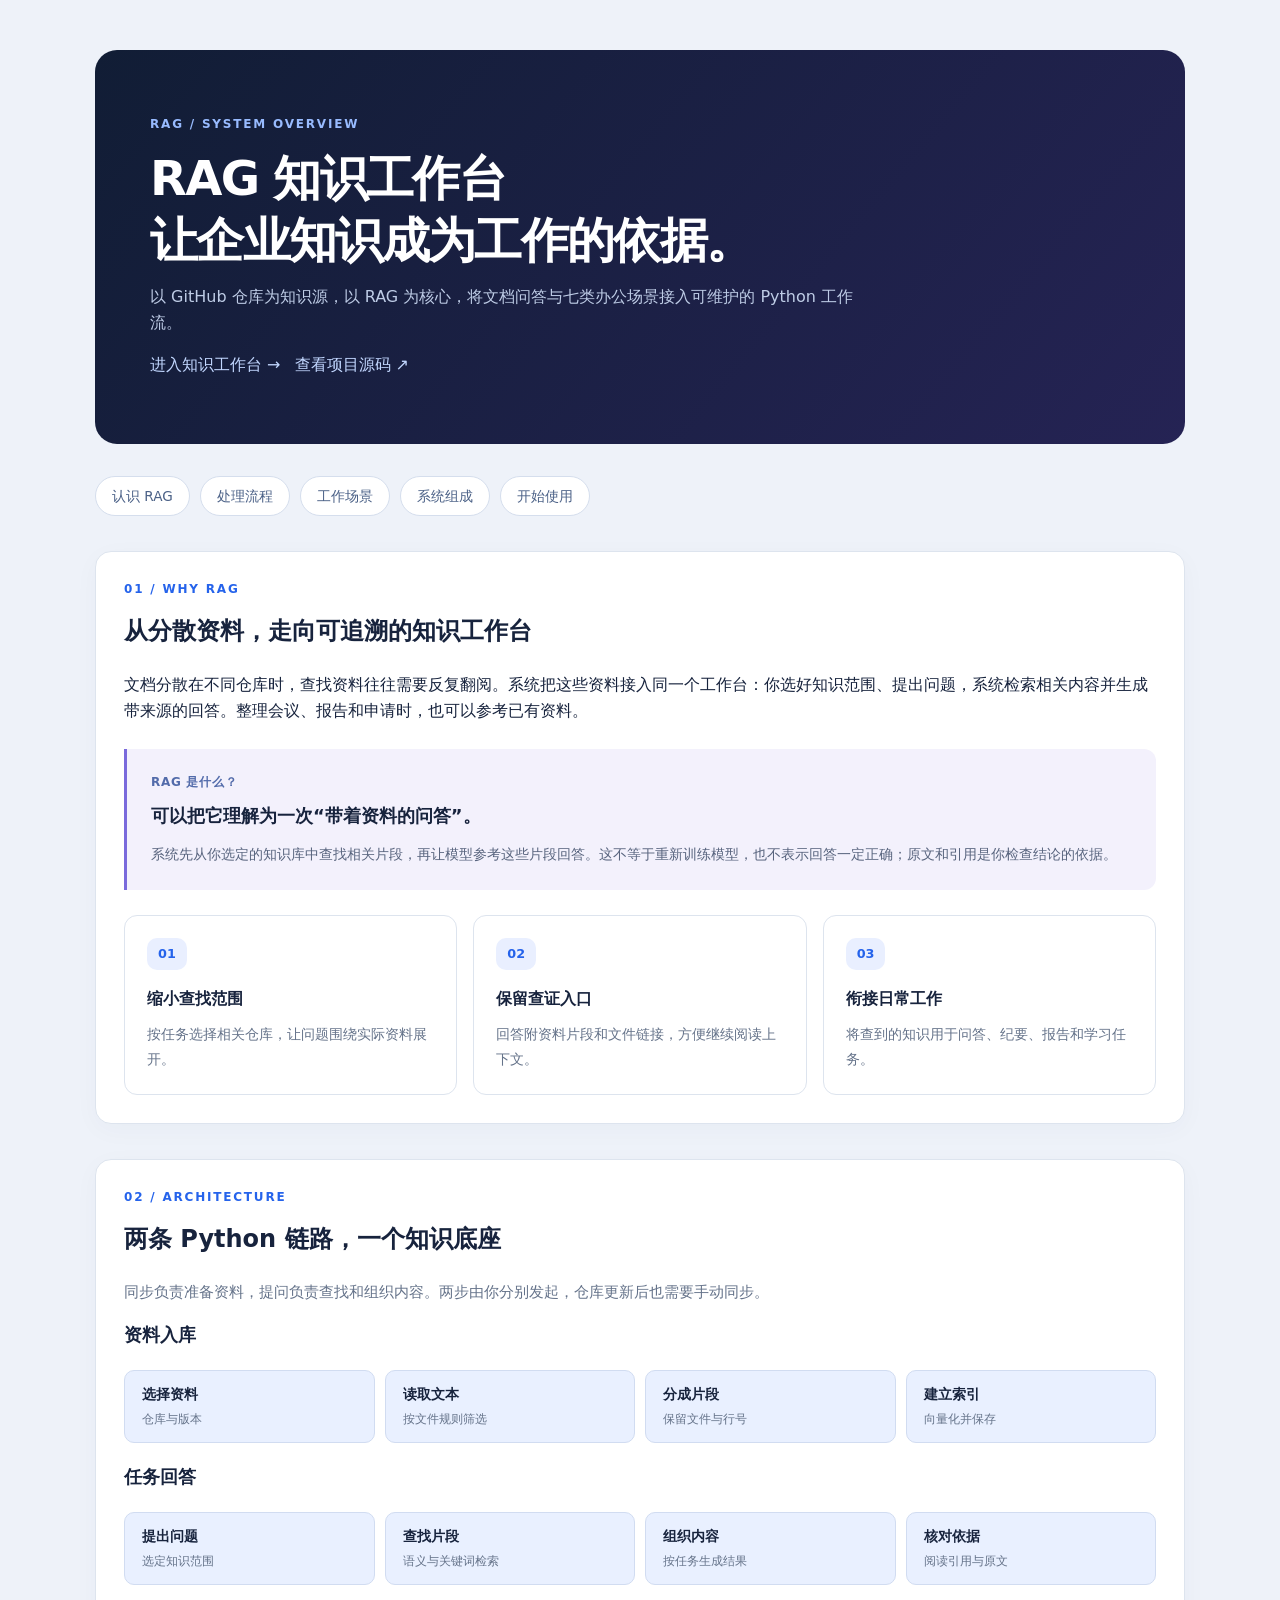
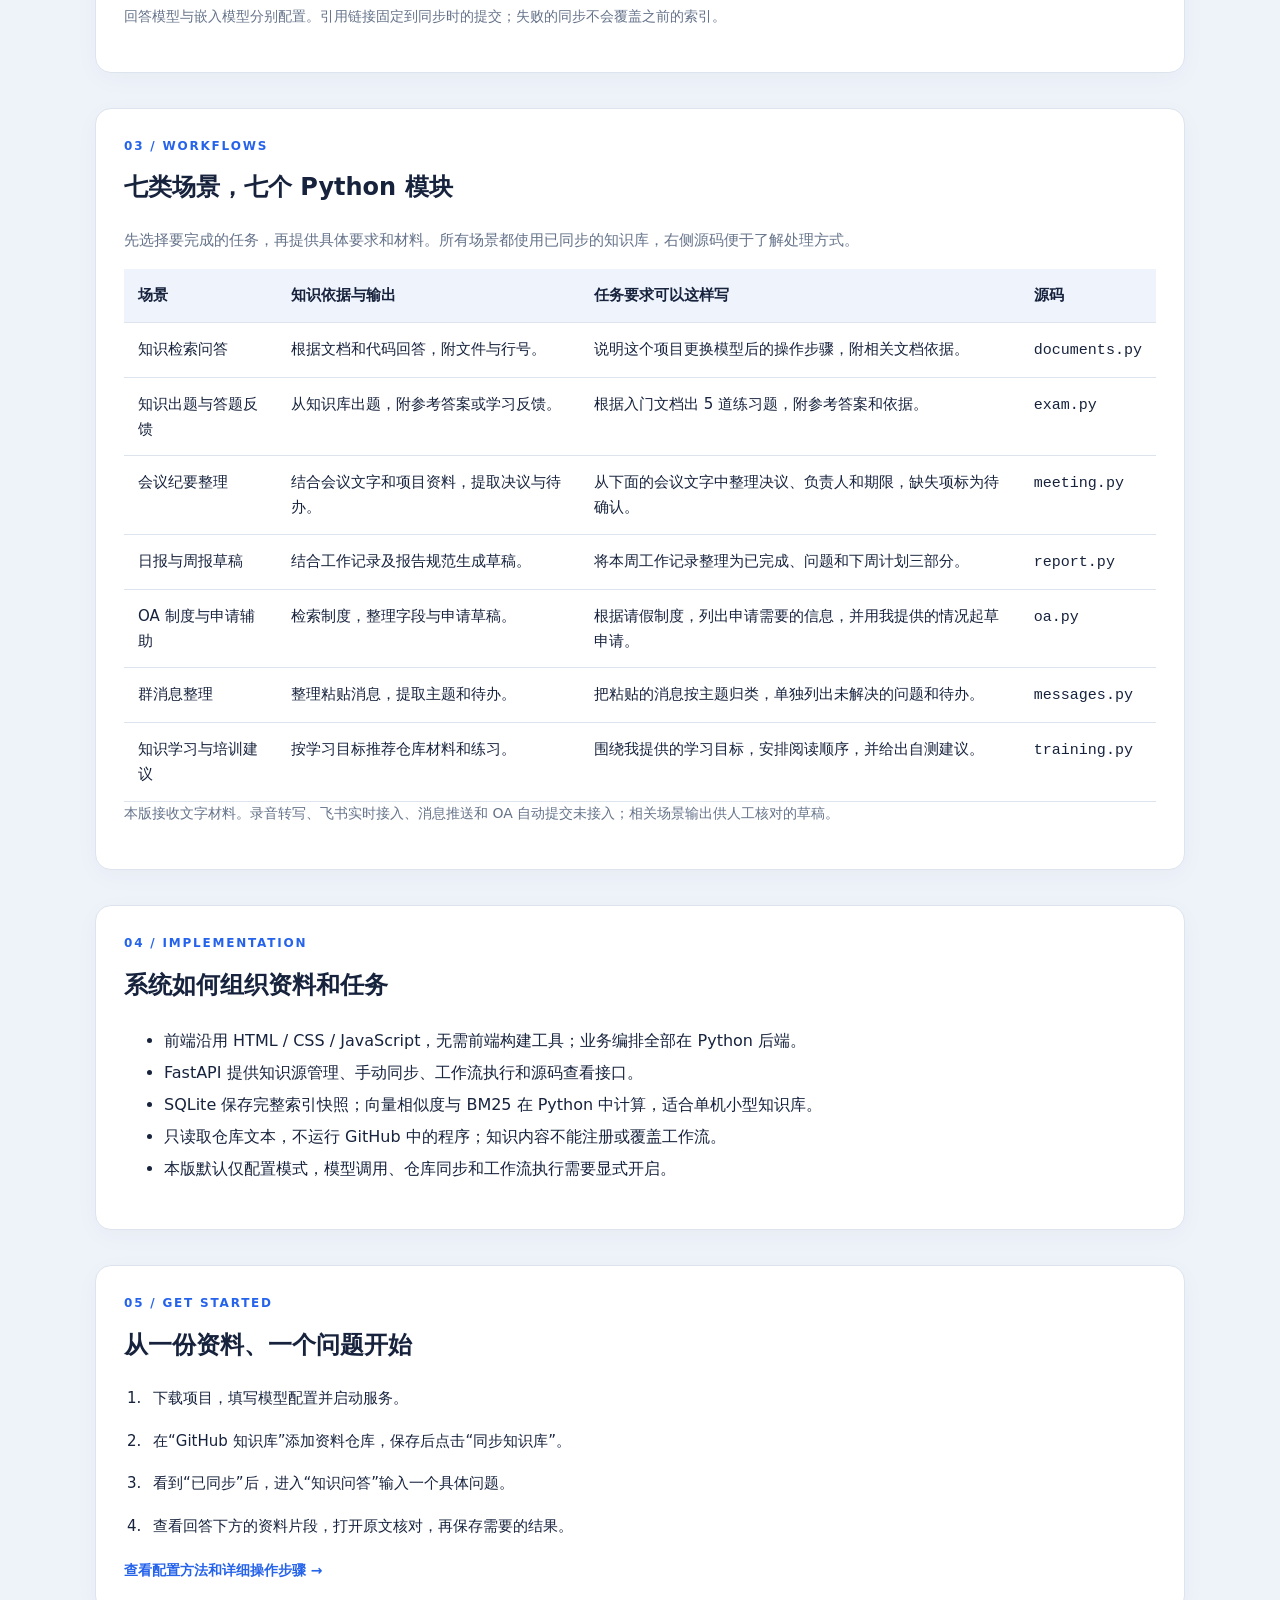
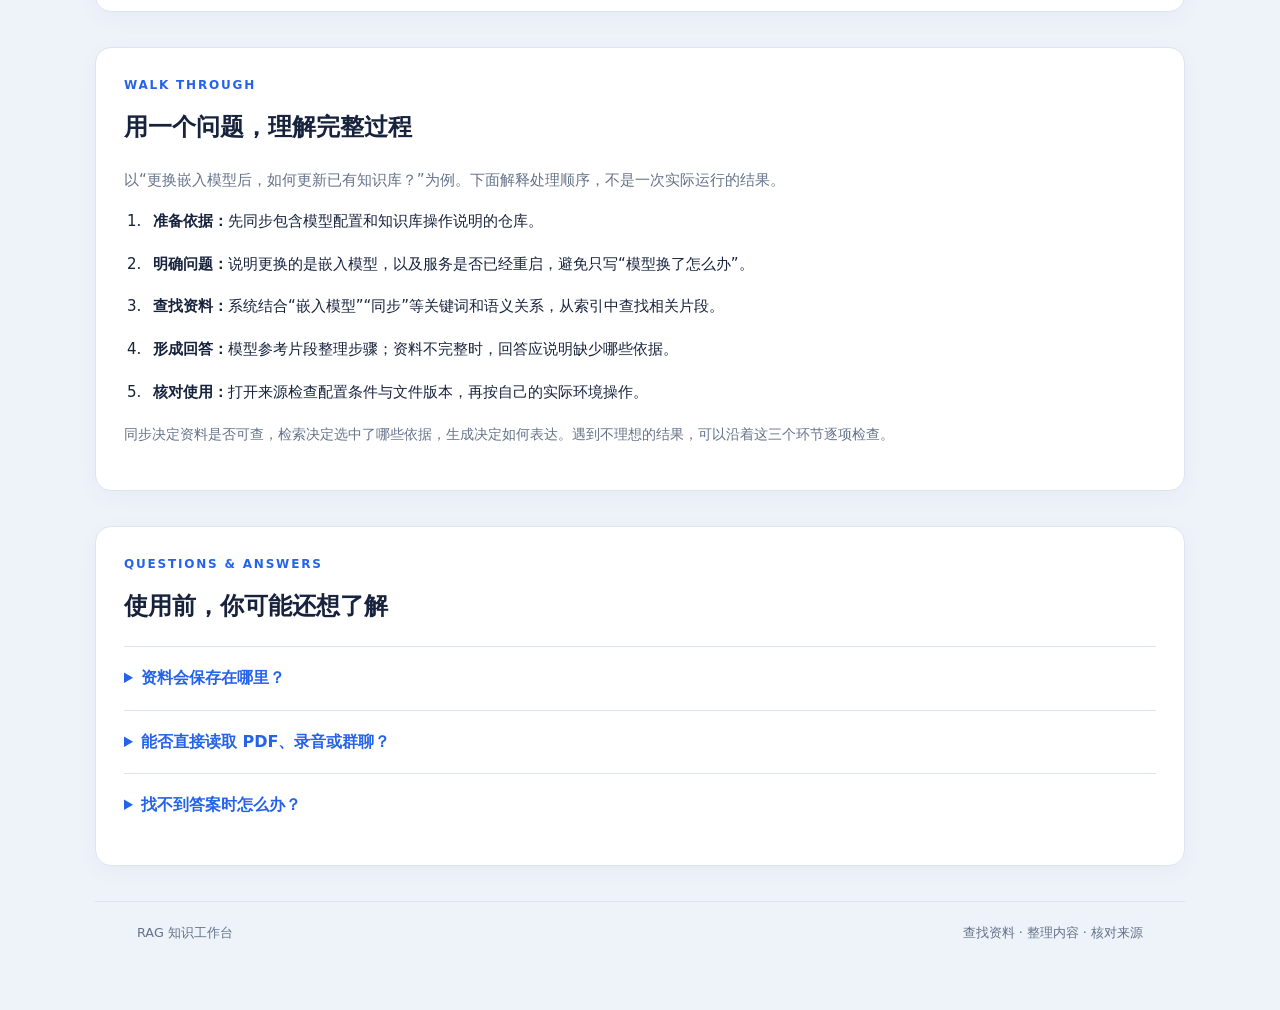
<file: frontend/report.html>
<!doctype html>
<html lang="zh-CN">
<head><meta charset="utf-8"><meta name="viewport" content="width=device-width, initial-scale=1"><meta name="description" content="RAG 系统介绍：GitHub 知识库、Python 工作流与可配置模型。"><title>RAG 知识工作台 · 系统介绍</title><link rel="stylesheet" href="./style.css"></head>
<body class="report-body"><main class="report-wrap">
  <header class="report-hero"><div class="eyebrow">RAG / SYSTEM OVERVIEW</div><h1>RAG 知识工作台<br>让企业知识成为工作的依据。</h1><p>以 GitHub 仓库为知识源，以 RAG 为核心，将文档问答与七类办公场景接入可维护的 Python 工作流。</p><div class="report-actions"><a href="./index.html">进入知识工作台 →</a><a href="https://github.com/XRH-RGB/zhengli" target="_blank" rel="noopener noreferrer">查看项目源码 ↗</a></div></header>
  <nav class="report-nav" aria-label="页面目录"><a href="#overview">认识 RAG</a><a href="#architecture">处理流程</a><a href="#scenarios">工作场景</a><a href="#implementation">系统组成</a><a href="#start">开始使用</a></nav>
  <section id="overview" class="report-section panel"><div class="eyebrow">01 / WHY RAG</div><h2>从分散资料，走向可追溯的知识工作台</h2><p>文档分散在不同仓库时，查找资料往往需要反复翻阅。系统把这些资料接入同一个工作台：你选好知识范围、提出问题，系统检索相关内容并生成带来源的回答。整理会议、报告和申请时，也可以参考已有资料。</p><div class="definition-box"><span class="section-kicker">RAG 是什么？</span><h3>可以把它理解为一次“带着资料的问答”。</h3><p>系统先从你选定的知识库中查找相关片段，再让模型参考这些片段回答。这不等于重新训练模型，也不表示回答一定正确；原文和引用是你检查结论的依据。</p></div><div class="explain-grid"><article class="explain-card"><span class="step-number">01</span><h3>缩小查找范围</h3><p>按任务选择相关仓库，让问题围绕实际资料展开。</p></article><article class="explain-card"><span class="step-number">02</span><h3>保留查证入口</h3><p>回答附资料片段和文件链接，方便继续阅读上下文。</p></article><article class="explain-card"><span class="step-number">03</span><h3>衔接日常工作</h3><p>将查到的知识用于问答、纪要、报告和学习任务。</p></article></div></section>
  <section id="architecture" class="report-section panel"><div class="eyebrow">02 / ARCHITECTURE</div><h2>两条 Python 链路，一个知识底座</h2><p class="section-lead">同步负责准备资料，提问负责查找和组织内容。两步由你分别发起，仓库更新后也需要手动同步。</p><h3>资料入库</h3><div class="architecture-flow"><span><b>选择资料</b><small>仓库与版本</small></span><span><b>读取文本</b><small>按文件规则筛选</small></span><span><b>分成片段</b><small>保留文件与行号</small></span><span><b>建立索引</b><small>向量化并保存</small></span></div><h3>任务回答</h3><div class="architecture-flow"><span><b>提出问题</b><small>选定知识范围</small></span><span><b>查找片段</b><small>语义与关键词检索</small></span><span><b>组织内容</b><small>按任务生成结果</small></span><span><b>核对依据</b><small>阅读引用与原文</small></span></div><p class="muted">回答模型与嵌入模型分别配置。引用链接固定到同步时的提交；失败的同步不会覆盖之前的索引。</p></section>
  <section id="scenarios" class="report-section panel"><div class="eyebrow">03 / WORKFLOWS</div><h2>七类场景，七个 Python 模块</h2><p class="section-lead">先选择要完成的任务，再提供具体要求和材料。所有场景都使用已同步的知识库，右侧源码便于了解处理方式。</p><div class="table-wrap"><table class="report-table"><thead><tr><th>场景</th><th>知识依据与输出</th><th>任务要求可以这样写</th><th>源码</th></tr></thead><tbody>
    <tr><td>知识检索问答</td><td>根据文档和代码回答，附文件与行号。</td><td>说明这个项目更换模型后的操作步骤，附相关文档依据。</td><td><code>documents.py</code></td></tr>
    <tr><td>知识出题与答题反馈</td><td>从知识库出题，附参考答案或学习反馈。</td><td>根据入门文档出 5 道练习题，附参考答案和依据。</td><td><code>exam.py</code></td></tr>
    <tr><td>会议纪要整理</td><td>结合会议文字和项目资料，提取决议与待办。</td><td>从下面的会议文字中整理决议、负责人和期限，缺失项标为待确认。</td><td><code>meeting.py</code></td></tr>
    <tr><td>日报与周报草稿</td><td>结合工作记录及报告规范生成草稿。</td><td>将本周工作记录整理为已完成、问题和下周计划三部分。</td><td><code>report.py</code></td></tr>
    <tr><td>OA 制度与申请辅助</td><td>检索制度，整理字段与申请草稿。</td><td>根据请假制度，列出申请需要的信息，并用我提供的情况起草申请。</td><td><code>oa.py</code></td></tr>
    <tr><td>群消息整理</td><td>整理粘贴消息，提取主题和待办。</td><td>把粘贴的消息按主题归类，单独列出未解决的问题和待办。</td><td><code>messages.py</code></td></tr>
    <tr><td>知识学习与培训建议</td><td>按学习目标推荐仓库材料和练习。</td><td>围绕我提供的学习目标，安排阅读顺序，并给出自测建议。</td><td><code>training.py</code></td></tr>
  </tbody></table></div><p class="muted">本版接收文字材料。录音转写、飞书实时接入、消息推送和 OA 自动提交未接入；相关场景输出供人工核对的草稿。</p></section>
  <section id="implementation" class="report-section panel"><div class="eyebrow">04 / IMPLEMENTATION</div><h2>系统如何组织资料和任务</h2><ul class="report-list"><li>前端沿用 HTML / CSS / JavaScript，无需前端构建工具；业务编排全部在 Python 后端。</li><li>FastAPI 提供知识源管理、手动同步、工作流执行和源码查看接口。</li><li>SQLite 保存完整索引快照；向量相似度与 BM25 在 Python 中计算，适合单机小型知识库。</li><li>只读取仓库文本，不运行 GitHub 中的程序；知识内容不能注册或覆盖工作流。</li><li>本版默认仅配置模式，模型调用、仓库同步和工作流执行需要显式开启。</li></ul></section>
  <section id="start" class="report-section panel"><div class="eyebrow">05 / GET STARTED</div><h2>从一份资料、一个问题开始</h2><ol class="setup-list"><li>下载项目，填写模型配置并启动服务。</li><li>在“GitHub 知识库”添加资料仓库，保存后点击“同步知识库”。</li><li>看到“已同步”后，进入“知识问答”输入一个具体问题。</li><li>查看回答下方的资料片段，打开原文核对，再保存需要的结果。</li></ol><a class="text-link" href="./index.html#settings">查看配置方法和详细操作步骤 →</a></section>
  <section class="report-section panel" aria-labelledby="walkthrough-title"><div class="eyebrow">WALK THROUGH</div><h2 id="walkthrough-title">用一个问题，理解完整过程</h2><p class="section-lead">以“更换嵌入模型后，如何更新已有知识库？”为例。下面解释处理顺序，不是一次实际运行的结果。</p><ol class="setup-list"><li><b>准备依据：</b>先同步包含模型配置和知识库操作说明的仓库。</li><li><b>明确问题：</b>说明更换的是嵌入模型，以及服务是否已经重启，避免只写“模型换了怎么办”。</li><li><b>查找资料：</b>系统结合“嵌入模型”“同步”等关键词和语义关系，从索引中查找相关片段。</li><li><b>形成回答：</b>模型参考片段整理步骤；资料不完整时，回答应说明缺少哪些依据。</li><li><b>核对使用：</b>打开来源检查配置条件与文件版本，再按自己的实际环境操作。</li></ol><p class="muted">同步决定资料是否可查，检索决定选中了哪些依据，生成决定如何表达。遇到不理想的结果，可以沿着这三个环节逐项检查。</p></section>
  <section class="report-section panel" aria-labelledby="faq-title"><div class="eyebrow">QUESTIONS & ANSWERS</div><h2 id="faq-title">使用前，你可能还想了解</h2><details class="usage-help"><summary>资料会保存在哪里？</summary><p>文件片段和向量保存在运行机器的 SQLite 数据库中。同步时，文本会发送到你配置的嵌入服务；生成回答时，相关片段会发送到回答模型。</p></details><details class="usage-help"><summary>能否直接读取 PDF、录音或群聊？</summary><p>目前主要读取 GitHub 中的 UTF-8 文本与代码。PDF、Word 和图片需先转为文本；会议与群消息需要手动粘贴文字，尚未接入录音转写或实时群聊。</p></details><details class="usage-help"><summary>找不到答案时怎么办？</summary><p>先确认选中的仓库已同步且包含相关资料，再把问题写得更具体。若原始资料没有答案，需要补充文档，不能仅靠调整提问获得可靠依据。</p></details></section>
  <footer class="footer"><span>RAG 知识工作台</span><span>查找资料 · 整理内容 · 核对来源</span></footer>
</main></body></html>
</file>
<file: frontend/style.css>
:root{--bg:#eef2f9;--surface:#fff;--accent:#2563eb;--purple:#7c3aed;--ink:#17233d;--muted:#65738a;--line:#dde4ee;--nav:#111d35;--soft:#f7f9fd;--radius:16px;--shadow:0 6px 26px #24365a08;font-family:"Noto Sans SC","Microsoft YaHei",system-ui,sans-serif;color:var(--ink);font-size:16px;line-height:1.65}
*{box-sizing:border-box}body{margin:0;background:var(--bg)}button,input,select,textarea{font:inherit}button,a,input,select,textarea{-webkit-tap-highlight-color:transparent}button{cursor:pointer}a{color:var(--accent);text-decoration:none}a:hover{text-decoration:underline}button:disabled{cursor:not-allowed;opacity:.5}button:focus-visible,a:focus-visible{outline:3px solid #809eff;outline-offset:4px}input:focus,textarea:focus,select:focus{outline:2px solid #97b5fa;outline-offset:1px}h1,h2,h3,p{margin-top:0}h1{font-size:clamp(1.8rem,3vw,2.4rem);line-height:1.3;letter-spacing:-.035em;margin-bottom:12px}h2{font-size:1.15rem;margin-bottom:0}h3{font-size:1.1rem}p{margin-bottom:16px}small{font-size:.875rem;color:var(--muted)}[hidden]{display:none!important}.skip{position:absolute;left:20px;top:-100px;z-index:20;background:white;padding:12px}.skip:focus{top:10px}.sidebar{width:250px;position:fixed;inset:0 auto 0 0;background:var(--nav);color:white;display:flex;flex-direction:column;padding:36px 22px;z-index:3}.brand{display:flex;align-items:center;gap:13px;color:white;font-size:1.5rem;font-weight:750;margin-bottom:58px}.brand:hover{text-decoration:none}.brand-mark{background:linear-gradient(145deg,#3876f6,#7755e9);display:grid;place-items:center;width:46px;height:46px;border-radius:14px;font-size:1.3rem}.brand small{display:block;color:#b0bed6;font-size:.75rem;letter-spacing:.1em}.nav-label{font-size:.875rem;color:#8396b6;padding:0 12px;margin-bottom:14px}.nav-item{display:flex;align-items:center;gap:12px;padding:13px 14px;margin:6px 0;border-radius:10px;color:#b8c7df;font-size:.94rem}.nav-item span{font-size:1.1rem;width:20px;text-align:center}.nav-item:hover{color:white;background:#1c2d49;text-decoration:none}.nav-item.active{background:#284f97;color:white;box-shadow:inset 3px 0 #76a7ff}.sidebar-bottom{margin-top:auto;padding:24px 10px 0;border-top:1px solid #293751;display:grid;gap:12px;font-size:.875rem}.sidebar-bottom a{color:#bccded}.sidebar-bottom p{color:#8194b4;margin:15px 0 0;font-size:.8rem}.shell{margin-left:250px}.topbar{height:84px;padding:0 42px;display:flex;align-items:center;justify-content:space-between;border-bottom:1px solid var(--line);background:#ffffffbb}.eyebrow{font-size:.75rem;font-weight:750;letter-spacing:.15em;color:var(--accent);margin-bottom:12px}.topbar .eyebrow{margin:0}.top-separator{color:#aab6ca;padding:0 16px}.top-actions{display:flex;gap:14px;align-items:center}.status,.pill{font-size:.8rem;font-weight:600;border-radius:30px;padding:5px 12px;display:inline-flex;align-items:center;gap:7px;white-space:nowrap;background:#e9efff;color:#365baf}.status:before{content:"";width:6px;height:6px;background:currentColor;border-radius:50%}.status.online{background:#e1f4ee;color:#18765d}.status.neutral{background:#eef0f5;color:#68768b}.status.locked{background:#fff1d8;color:#946000}main{max-width:1450px;margin:0 auto;padding:28px 42px 48px}.notice{font-size:.875rem;border:1px solid #d2dff7;background:#e9f0fc;color:#3a5b8d;padding:12px 16px;border-radius:10px;margin-bottom:28px;overflow-wrap:anywhere}.notice.error{background:#fff0ed;border-color:#f3c1b8;color:#9a3022}.page-heading{display:flex;align-items:center;justify-content:space-between;gap:24px;margin:34px 0 28px}.page-heading p{color:var(--muted);margin:0}.workspace-grid{display:grid;grid-template-columns:minmax(0,1.65fr) minmax(260px,1fr);gap:22px}.panel{background:var(--surface);border:1px solid var(--line);border-radius:var(--radius);padding:28px;box-shadow:var(--shadow);min-width:0}.panel-heading{display:flex;align-items:center;justify-content:space-between;gap:16px;margin-bottom:22px}.muted{color:var(--muted);font-size:.875rem}.mono,code{font-family:Consolas,"JetBrains Mono",monospace}label{display:block;font-size:.875rem;font-weight:600;margin:18px 0 8px}input,textarea,select{display:block;width:100%;border:1px solid #cfd9e8;background:var(--soft);color:var(--ink);border-radius:9px;padding:11px 13px;min-height:46px}textarea{resize:vertical;line-height:1.7}input::placeholder,textarea::placeholder{color:#8490a3}select[multiple]{padding:5px;height:104px}select[multiple] option{padding:5px 8px;border-radius:4px}.form-row{display:flex;gap:18px;align-items:start}.grow{flex:1;min-width:0}.form-footer{display:flex;justify-content:space-between;align-items:center;gap:20px;margin-top:23px}.button{border:1px solid transparent;padding:10px 19px;border-radius:9px;font-size:.875rem;font-weight:650;white-space:nowrap;transition:background .15s}.button.primary{background:var(--accent);color:white;box-shadow:0 3px 10px #2563eb20}.button.primary:hover:not(:disabled){background:#1b51c8}.button.secondary{background:white;color:#42536f;border-color:var(--line)}.button.secondary:hover:not(:disabled){background:#eff4fc}.button.small{padding:7px 12px;font-size:.8rem}.button.danger{color:#aa4335;background:#fff4f1;border-color:#f2d5cf}.evidence-guide{background:linear-gradient(155deg,#f5f7ff,#edf2ff);border-color:#d4dff7;position:relative;overflow:hidden}.evidence-guide h2{font-size:1.6rem;line-height:1.6;letter-spacing:-.03em}.pipeline{list-style:none;padding:0;margin:26px 0}.pipeline li{position:relative;border-left:1px solid #c4d1ee;padding:0 0 22px 24px;margin-left:7px}.pipeline li:last-child{border-color:transparent;padding-bottom:0}.pipeline li:before{content:"";position:absolute;left:-5px;top:7px;width:9px;height:9px;background:var(--accent);border:2px solid #edf2ff;border-radius:50%}.pipeline b{display:block;font-size:.94rem}.pipeline span{display:block;color:var(--muted);font-size:.875rem}.text-link{font-size:.875rem;font-weight:600}.result-panel{margin-top:22px}.answer{white-space:pre-wrap;overflow-wrap:anywhere;line-height:1.9;font-size:1rem}.empty{color:var(--muted);padding:35px 10px;text-align:center;font-size:.94rem}.sources{display:grid;grid-template-columns:repeat(2,minmax(0,1fr));gap:12px;margin-top:22px}.source-card{border:1px solid var(--line);border-radius:10px;padding:14px;background:var(--soft);min-width:0}.source-card a{font-size:.875rem;font-weight:650;overflow-wrap:anywhere}.source-card p{font-size:.75rem;color:var(--muted);margin:5px 0}.source-card pre{white-space:pre-wrap;overflow-wrap:anywhere;max-height:240px;overflow:auto;font-size:.8rem;margin:10px 0 0}.stats{display:grid;grid-template-columns:repeat(3,1fr);gap:20px;margin-bottom:22px}.stats .panel{padding:20px 28px;display:flex;align-items:center;justify-content:space-between}.stats span{font-size:.875rem;color:var(--muted)}.stats strong{font-size:1.7rem;font-weight:650}.repository-list{display:grid;gap:16px;margin-top:24px}.repository-card header{display:flex;align-items:center;justify-content:space-between;gap:15px}.repository-card h3{margin:0;overflow-wrap:anywhere}.repository-card p{font-size:.875rem;color:var(--muted);overflow-wrap:anywhere;margin:8px 0 0}.repository-actions{display:flex;gap:10px;flex-wrap:wrap;margin-top:18px}.workflow-grid{display:grid;grid-template-columns:repeat(3,minmax(0,1fr));gap:14px;margin-bottom:24px}.workflow-card{padding:20px;text-align:left;border:1px solid var(--line);background:white;border-radius:12px;min-width:0;color:var(--ink)}.workflow-card.selected{border-color:var(--accent);background:#edf3ff;box-shadow:0 0 0 1px var(--accent)}.workflow-card .number{color:var(--accent);font-family:Consolas,monospace;font-size:.8rem;display:block;margin-bottom:10px}.workflow-card b{display:block;margin-bottom:8px}.workflow-card p{font-size:.875rem;color:var(--muted);margin:0}.workflow-workspace{grid-template-columns:1fr 1fr}.step-list{list-style:none;padding:0;display:flex;gap:7px;flex-wrap:wrap;font-size:.75rem;color:#49669b}.step-list li{padding:4px 9px;background:#edf2fc;border-radius:5px}.code-panel{background:#15223b;border-color:#15223b;color:#edf3ff}.code-panel .muted{color:#a6b7d4;overflow-wrap:anywhere}.code-panel a{color:#99bcff;font-size:.875rem}.code-panel pre{overflow:auto;white-space:pre-wrap;overflow-wrap:anywhere;tab-size:4;font-size:.8rem;line-height:1.85;max-height:700px}.settings-list{margin:0 0 25px}.settings-list div{display:flex;gap:20px;justify-content:space-between;padding:15px 0;border-bottom:1px solid var(--line)}.settings-list dt{color:var(--muted);font-size:.875rem;flex-shrink:0}.settings-list dd{margin:0;overflow-wrap:anywhere;text-align:right}.setup-list{padding-left:22px}.setup-list li{padding-left:7px;margin-bottom:18px;font-size:.94rem}.setup-list code{background:#edf1f8;padding:2px 4px;font-size:.875rem;overflow-wrap:anywhere}.footer{border-top:1px solid var(--line);padding:20px 42px;display:flex;justify-content:space-between;color:var(--muted);font-size:.8rem}.report-body{background:var(--bg)}.report-wrap{max-width:1150px;margin:auto;padding:50px 30px}.report-hero{background:linear-gradient(130deg,#111d35,#252354);color:white;padding:65px 55px;border-radius:22px;margin-bottom:28px}.report-hero .eyebrow{color:#98bbff}.report-hero h1{font-size:3rem}.report-hero p{color:#becce6;max-width:720px}.report-section{margin:35px 0}.report-section h2{font-size:1.5rem;margin-bottom:20px}.architecture-flow{display:flex;gap:10px;flex-wrap:wrap;margin:20px 0}.architecture-flow span{padding:12px 17px;background:#e9f0ff;border-radius:10px;border:1px solid #d1dcf1;font-size:.875rem}.report-table{width:100%;border-collapse:collapse;font-size:.94rem}.report-table th,.report-table td{border-bottom:1px solid var(--line);padding:14px;text-align:left;vertical-align:top}.report-table th{background:#eff4fc}.table-wrap{overflow:auto}.report-actions{display:flex;gap:14px;flex-wrap:wrap}.report-actions a{color:#c2d7ff}.report-list{line-height:2}
@media(min-width:1600px){main{padding-top:35px}.page-heading{margin-top:45px}}@media(max-width:1150px){.sidebar{width:218px;padding:30px 16px}.shell{margin-left:218px}main{padding:24px}.topbar{padding:0 24px}.workspace-grid{grid-template-columns:1fr}.evidence-guide{display:none}.workflow-workspace{grid-template-columns:1fr 1fr}.workflow-grid{grid-template-columns:repeat(2,minmax(0,1fr))}.panel{padding:24px}.footer{padding:20px 24px}}@media(max-width:760px){.sidebar{position:relative;width:auto;padding:18px}.brand{margin-bottom:16px;font-size:1.25rem}.brand-mark{width:38px;height:38px}.sidebar nav{display:grid;grid-template-columns:repeat(2,1fr);gap:5px}.nav-item{margin:0;font-size:.875rem;padding:9px}.nav-label,.sidebar-bottom{display:none}.shell{margin-left:0}.topbar{height:auto;min-height:70px;padding:15px 18px;gap:14px;flex-wrap:wrap}.topbar .eyebrow,.top-separator{display:none}.top-actions{gap:8px}main{padding:18px}.page-heading{margin:24px 0;align-items:start}.page-heading .pill{display:none}.panel{padding:20px}.form-row,.form-footer{flex-direction:column;align-items:stretch}.form-row>div{width:100%}.sources,.workflow-workspace{grid-template-columns:1fr}.stats{gap:8px}.stats .panel{padding:15px 10px;flex-direction:column;gap:5px}.workflow-grid{grid-template-columns:1fr}.repository-card header{align-items:start;flex-direction:column}.footer{padding:18px;gap:12px;flex-wrap:wrap}.report-wrap{padding:22px 16px}.report-hero{padding:35px 25px}.report-hero h1{font-size:2.1rem}.report-table th,.report-table td{min-width:130px}}
@media(prefers-reduced-motion:reduce){*{scroll-behavior:auto!important;transition:none!important}}

.usage-help{border-top:1px solid var(--line);padding:18px 0}.usage-help summary{cursor:pointer;font-weight:600;color:var(--accent)}.usage-help[open] summary{margin-bottom:18px}.usage-help pre{max-width:100%;overflow:auto;background:var(--soft);padding:14px;border-radius:8px;white-space:pre-wrap;overflow-wrap:anywhere}.usage-help pre code{padding:0;background:none}

/* Supporting explanations and page rhythm */
.section-kicker{display:block;color:#526baa;font-size:.75rem;font-weight:700;letter-spacing:.06em;margin-bottom:8px}.intro-strip{display:flex;align-items:center;justify-content:space-between;gap:28px;padding:22px 26px;background:linear-gradient(110deg,#e5edff,#f1edff);border:1px solid #d5def4;border-radius:14px;margin-bottom:24px}.intro-strip p{max-width:740px;margin:0;color:#4a5d7e;font-size:.9rem}.intro-strip a{flex-shrink:0}.question-hints{border-top:1px solid var(--line);margin-top:25px;padding-top:20px}.question-hints p,.question-hints small{font-size:.8rem;color:var(--muted)}.example-line{display:flex;gap:12px;align-items:baseline;margin:10px 0;font-size:.8rem}.example-line>span{flex-shrink:0;color:#526baa;font-weight:600}.example-line q{color:#445672;quotes:none}.reading-guide{margin-top:38px}.section-heading{display:flex;align-items:end;justify-content:space-between;gap:24px;margin-bottom:18px}.section-heading p{margin:0;color:var(--muted);font-size:.8rem;max-width:320px}.explain-grid{display:grid;grid-template-columns:repeat(3,minmax(0,1fr));gap:16px}.explain-card{min-width:0;background:#ffffffb8;border:1px solid var(--line);border-radius:13px;padding:22px}.explain-card h3{font-size:1rem;margin:0 0 10px}.explain-card p{color:var(--muted);font-size:.85rem;line-height:1.85;margin:0}.step-number{display:inline-flex;color:var(--accent);background:#e9efff;border-radius:10px;padding:5px 11px;margin-bottom:16px;font-size:.8rem;font-weight:700}.journey{list-style:none;padding:0;margin:0 0 24px;display:grid;grid-template-columns:repeat(3,minmax(0,1fr));border:1px solid var(--line);background:#fff;border-radius:14px;overflow:hidden}.journey li{display:flex;align-items:center;gap:14px;padding:20px 24px;border-right:1px solid var(--line)}.journey li:last-child{border:0}.journey li>span{font-size:1.2rem;font-weight:700;color:#526baa}.journey b{display:block;font-size:.9rem}.journey small{display:block;font-size:.8rem}.knowledge-notes{margin-top:22px}.model-notes{margin-bottom:24px}.tag-row{display:flex;gap:6px;flex-wrap:wrap;margin-top:15px}.tag-row span{background:#edf2fa;color:#536b92;border-radius:5px;padding:3px 8px;font-size:.7rem}.field-help{font-size:.8rem;color:var(--muted);margin:10px 0 0}.handoff-note{display:flex;align-items:start;gap:16px;background:#e8f1ee;border:1px solid #cfdfd8;border-radius:12px;padding:22px;margin-top:24px}.handoff-note h3{font-size:.95rem;color:#315f51;margin-bottom:7px}.handoff-note p{font-size:.85rem;color:#4d6c62;margin:0}.note-symbol{color:#315f51;font-size:1.25rem}.report-nav{display:flex;gap:10px;flex-wrap:wrap;padding:4px 0 0}.report-nav a{font-size:.85rem;padding:8px 16px;border:1px solid #d5deed;border-radius:24px;background:white;color:#4b6187}.report-section{scroll-margin-top:24px}.definition-box{border-left:3px solid #7a6adc;background:#f3f1fc;padding:24px;border-radius:0 12px 12px 0;margin:25px 0}.definition-box h3{font-size:1.12rem;margin-bottom:12px}.definition-box p{color:#58647e;font-size:.9rem;margin:0}.section-lead{color:var(--muted);font-size:.95rem;max-width:780px}.architecture-flow span{flex:1;min-width:150px}.architecture-flow b,.architecture-flow small{display:block}.architecture-flow small{margin-top:4px;font-size:.75rem}.report-section .usage-help p{font-size:.9rem;color:var(--muted);margin:14px 0 0;max-width:820px}
@media(max-width:1150px){.explain-grid{gap:12px}.explain-card{padding:18px}.intro-strip{gap:20px}.journey li{padding:18px 16px}}
@media(max-width:760px){.explain-grid{grid-template-columns:1fr}.intro-strip,.section-heading{align-items:start;flex-direction:column;gap:16px}.intro-strip{padding:20px}.journey{grid-template-columns:1fr}.journey li{border-right:0;border-bottom:1px solid var(--line);padding:14px 20px}.example-line{flex-direction:column;gap:4px}.section-heading p{max-width:none}.report-nav{gap:7px}.report-nav a{padding:6px 12px;font-size:.8rem}.definition-box{padding:20px}.architecture-flow span{min-width:calc(50% - 10px)}}
</file>
